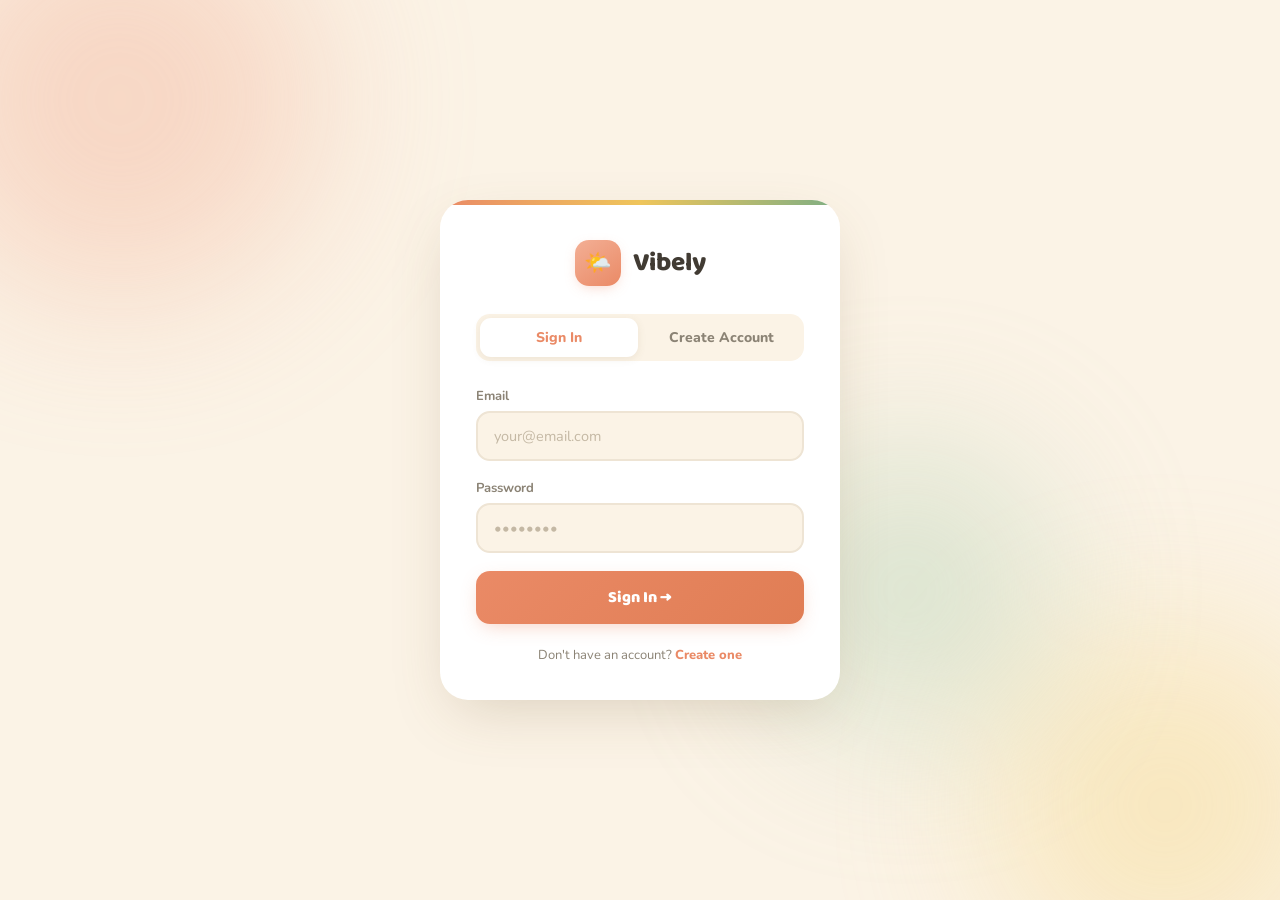
<file: templates/login.html>
<!DOCTYPE html>
<html lang="en">
<head>
<meta charset="UTF-8">
<meta name="viewport" content="width=device-width, initial-scale=1.0">
<title>Vibely — Sign In</title>
<meta name="description" content="Sign in to Vibely — your personal mood journal and emotional wellness companion.">
<link rel="preconnect" href="https://fonts.googleapis.com">
<link href="https://fonts.googleapis.com/css2?family=Baloo+2:wght@500;600;700;800&family=Nunito:wght@400;500;600;700;800&display=swap" rel="stylesheet">
<style>
:root{
  --cream:#FBF3E6;
  --paper:#FFFFFF;
  --ink:#413B33;
  --ink-soft:#8B8375;
  --coral:#F3AF95;
  --coral-deep:#EA8A66;
  --peach:#FBDFCF;
  --yellow:#F6D785;
  --yellow-deep:#EFC55B;
  --green:#A9CDAE;
  --green-deep:#7DAE84;
  --line:#EEE4D4;
  --shadow: 0 10px 30px -12px rgba(120,95,60,0.18);
  --shadow-lg: 0 20px 60px -15px rgba(120,95,60,0.25);
}
*{box-sizing:border-box;margin:0;padding:0;}
body{
  font-family:'Nunito',sans-serif;
  background:var(--cream);
  color:var(--ink);
  min-height:100vh;
  display:flex;
  align-items:center;
  justify-content:center;
  overflow:hidden;
}
h1,h2,h3{font-family:'Baloo 2',sans-serif;}

/* Background blobs */
.bg-blobs{position:fixed;inset:0;pointer-events:none;z-index:0;overflow:hidden;}
.blob{position:absolute;border-radius:50%;filter:blur(80px);opacity:.4;animation:float 20s ease-in-out infinite;}
.blob-1{width:400px;height:400px;background:var(--coral);top:-100px;left:-80px;animation-delay:0s;}
.blob-2{width:350px;height:350px;background:var(--yellow);bottom:-80px;right:-60px;animation-delay:-7s;}
.blob-3{width:280px;height:280px;background:var(--green);top:50%;left:60%;animation-delay:-14s;}
@keyframes float{
  0%,100%{transform:translate(0,0) scale(1);}
  33%{transform:translate(30px,-30px) scale(1.05);}
  66%{transform:translate(-20px,20px) scale(0.95);}
}

/* Container */
.auth-container{
  position:relative;z-index:1;
  width:100%;max-width:440px;padding:20px;
}

/* Card */
.auth-card{
  background:var(--paper);
  border-radius:28px;
  box-shadow:var(--shadow-lg);
  padding:40px 36px 36px;
  position:relative;
  overflow:hidden;
}
.auth-card::before{
  content:"";position:absolute;top:0;left:0;right:0;height:5px;
  background:linear-gradient(90deg,var(--coral-deep),var(--yellow-deep),var(--green-deep));
}

/* Brand */
.auth-brand{display:flex;align-items:center;gap:12px;margin-bottom:28px;justify-content:center;}
.auth-brand-mark{
  width:46px;height:46px;border-radius:14px;
  background:linear-gradient(145deg,var(--coral),var(--coral-deep));
  display:flex;align-items:center;justify-content:center;font-size:22px;
  box-shadow:0 4px 14px -4px rgba(234,138,102,.4);
}
.auth-brand-name{font-family:'Baloo 2';font-weight:800;font-size:26px;color:var(--ink);}

/* Tabs */
.auth-tabs{display:flex;gap:4px;background:var(--cream);border-radius:14px;padding:4px;margin-bottom:26px;}
.auth-tab{
  flex:1;padding:10px;border-radius:11px;font-weight:800;font-size:14px;
  text-align:center;cursor:pointer;transition:.25s;color:var(--ink-soft);
  border:none;background:none;font-family:inherit;
}
.auth-tab.active{background:var(--paper);color:var(--coral-deep);box-shadow:0 2px 8px rgba(120,95,60,.1);}

/* Forms */
.auth-form{display:none;}
.auth-form.active{display:block;animation:fadeSlide .35s ease;}
@keyframes fadeSlide{
  from{opacity:0;transform:translateY(10px);}
  to{opacity:1;transform:translateY(0);}
}

.form-group{margin-bottom:18px;}
.form-label{display:block;font-weight:700;font-size:13px;margin-bottom:6px;color:var(--ink-soft);}
.form-input{
  width:100%;padding:13px 16px;border-radius:14px;border:2px solid var(--line);
  font-family:inherit;font-size:14.5px;color:var(--ink);transition:.2s;
  background:var(--cream);outline:none;
}
.form-input:focus{border-color:var(--coral-deep);background:var(--paper);}
.form-input::placeholder{color:#c4b8a4;}

.form-row{display:grid;grid-template-columns:1fr 1fr;gap:12px;}

/* Error message */
.form-error{
  background:#FEF0F0;color:#D35050;padding:10px 14px;border-radius:12px;
  font-size:13px;font-weight:700;margin-bottom:16px;display:none;
  border:1px solid #FADEDE;
}
.form-error.show{display:flex;align-items:center;gap:8px;animation:shake .4s ease;}
@keyframes shake{
  0%,100%{transform:translateX(0);}
  25%{transform:translateX(-6px);}
  75%{transform:translateX(6px);}
}

/* Submit button */
.auth-btn{
  width:100%;padding:14px;border-radius:14px;border:none;
  background:linear-gradient(135deg,var(--coral-deep),#E07D54);
  color:#fff;font-family:'Baloo 2';font-weight:800;font-size:16px;
  cursor:pointer;transition:.2s;position:relative;overflow:hidden;
  box-shadow:0 6px 20px -6px rgba(234,138,102,.45);
}
.auth-btn:hover{transform:translateY(-1px);box-shadow:0 8px 24px -6px rgba(234,138,102,.55);}
.auth-btn:active{transform:translateY(0);}
.auth-btn:disabled{opacity:.6;cursor:not-allowed;transform:none;}
.auth-btn .spinner{
  display:none;width:20px;height:20px;border:3px solid rgba(255,255,255,.3);
  border-top-color:#fff;border-radius:50%;animation:spin .6s linear infinite;
  margin:0 auto;
}
.auth-btn.loading .btn-text{display:none;}
.auth-btn.loading .spinner{display:block;}
@keyframes spin{to{transform:rotate(360deg);}}

/* Divider */
.auth-divider{
  display:flex;align-items:center;gap:14px;margin:20px 0;
  color:var(--ink-soft);font-size:12px;font-weight:700;
}
.auth-divider::before,.auth-divider::after{content:"";flex:1;height:1px;background:var(--line);}

/* Footer text */
.auth-footer{text-align:center;font-size:13px;color:var(--ink-soft);margin-top:22px;}
.auth-footer a{color:var(--coral-deep);font-weight:800;cursor:pointer;text-decoration:none;}

/* Success overlay */
.success-overlay{
  position:fixed;inset:0;z-index:100;display:none;
  align-items:center;justify-content:center;
  background:rgba(251,243,230,.9);backdrop-filter:blur(10px);
}
.success-overlay.show{display:flex;}
.success-content{text-align:center;animation:popIn .5s cubic-bezier(.175,.885,.32,1.275);}
.success-emoji{font-size:64px;margin-bottom:16px;animation:bounce 1s ease infinite;}
.success-content h2{font-size:24px;margin-bottom:8px;}
.success-content p{color:var(--ink-soft);font-size:15px;}
@keyframes popIn{from{transform:scale(.5);opacity:0;}to{transform:scale(1);opacity:1;}}
@keyframes bounce{0%,100%{transform:translateY(0);}50%{transform:translateY(-10px);}}

/* Mobile */
@media(max-width:480px){
  .auth-card{padding:30px 24px 28px;border-radius:22px;}
  .form-row{grid-template-columns:1fr;}
}
</style>
</head>
<body>

<div class="bg-blobs">
  <div class="blob blob-1"></div>
  <div class="blob blob-2"></div>
  <div class="blob blob-3"></div>
</div>

<div class="auth-container">
  <div class="auth-card">
    <div class="auth-brand">
      <div class="auth-brand-mark">🌤️</div>
      <span class="auth-brand-name">Vibely</span>
    </div>

    <!-- Tabs -->
    <div class="auth-tabs">
      <button class="auth-tab active" id="tabLogin" onclick="switchTab('login')">Sign In</button>
      <button class="auth-tab" id="tabRegister" onclick="switchTab('register')">Create Account</button>
    </div>

    <!-- Error display -->
    <div class="form-error" id="authError">
      <span>❌</span>
      <span id="authErrorText"></span>
    </div>

    <!-- LOGIN FORM -->
    <form class="auth-form active" id="loginForm" onsubmit="handleLogin(event)">
      <div class="form-group">
        <label class="form-label">Email</label>
        <input class="form-input" type="email" id="loginEmail" placeholder="your@email.com" required autocomplete="email">
      </div>
      <div class="form-group">
        <label class="form-label">Password</label>
        <input class="form-input" type="password" id="loginPassword" placeholder="••••••••" required autocomplete="current-password">
      </div>
      <button type="submit" class="auth-btn" id="loginBtn">
        <span class="btn-text">Sign In →</span>
        <div class="spinner"></div>
      </button>
      <div class="auth-footer">
        Don't have an account? <a onclick="switchTab('register')">Create one</a>
      </div>
    </form>

    <!-- REGISTER FORM -->
    <form class="auth-form" id="registerForm" onsubmit="handleRegister(event)">
      <div class="form-row">
        <div class="form-group">
          <label class="form-label">Username</label>
          <input class="form-input" type="text" id="regUsername" placeholder="vibemaster" required minlength="3" autocomplete="username">
        </div>
        <div class="form-group">
          <label class="form-label">Display Name</label>
          <input class="form-input" type="text" id="regDisplayName" placeholder="Your Name" autocomplete="name">
        </div>
      </div>
      <div class="form-group">
        <label class="form-label">Email</label>
        <input class="form-input" type="email" id="regEmail" placeholder="your@email.com" required autocomplete="email">
      </div>
      <div class="form-group">
        <label class="form-label">Password <span style="font-weight:500;color:#c4b8a4;">(min 6 characters)</span></label>
        <input class="form-input" type="password" id="regPassword" placeholder="••••••••" required minlength="6" autocomplete="new-password">
      </div>
      <button type="submit" class="auth-btn" id="registerBtn">
        <span class="btn-text">Create Account ✨</span>
        <div class="spinner"></div>
      </button>
      <div class="auth-footer">
        Already have an account? <a onclick="switchTab('login')">Sign in</a>
      </div>
    </form>
  </div>
</div>

<!-- Success Overlay -->
<div class="success-overlay" id="successOverlay">
  <div class="success-content">
    <div class="success-emoji">🎉</div>
    <h2>Welcome to Vibely!</h2>
    <p>Your account is ready. Redirecting...</p>
  </div>
</div>

<script>
function switchTab(tab) {
  document.querySelectorAll('.auth-tab').forEach(t => t.classList.remove('active'));
  document.querySelectorAll('.auth-form').forEach(f => f.classList.remove('active'));

  if (tab === 'login') {
    document.getElementById('tabLogin').classList.add('active');
    document.getElementById('loginForm').classList.add('active');
  } else {
    document.getElementById('tabRegister').classList.add('active');
    document.getElementById('registerForm').classList.add('active');
  }
  hideError();
}

function showError(msg) {
  const el = document.getElementById('authError');
  document.getElementById('authErrorText').textContent = msg;
  el.classList.add('show');
}

function hideError() {
  document.getElementById('authError').classList.remove('show');
}

function setLoading(btn, loading) {
  if (loading) {
    btn.classList.add('loading');
    btn.disabled = true;
  } else {
    btn.classList.remove('loading');
    btn.disabled = false;
  }
}

async function handleLogin(e) {
  e.preventDefault();
  hideError();
  const btn = document.getElementById('loginBtn');
  setLoading(btn, true);

  try {
    const res = await fetch('/api/auth/login', {
      method: 'POST',
      headers: { 'Content-Type': 'application/json' },
      body: JSON.stringify({
        email: document.getElementById('loginEmail').value.trim(),
        password: document.getElementById('loginPassword').value,
      })
    });

    const data = await res.json();
    if (!res.ok) {
      showError(data.detail || 'Login failed');
      return;
    }

    // Redirect to dashboard
    window.location.href = '/';
  } catch (err) {
    showError('Connection error. Please try again.');
  } finally {
    setLoading(btn, false);
  }
}

async function handleRegister(e) {
  e.preventDefault();
  hideError();
  const btn = document.getElementById('registerBtn');
  setLoading(btn, true);

  try {
    const res = await fetch('/api/auth/register', {
      method: 'POST',
      headers: { 'Content-Type': 'application/json' },
      body: JSON.stringify({
        username: document.getElementById('regUsername').value.trim(),
        display_name: document.getElementById('regDisplayName').value.trim(),
        email: document.getElementById('regEmail').value.trim(),
        password: document.getElementById('regPassword').value,
      })
    });

    const data = await res.json();
    if (!res.ok) {
      showError(data.detail || 'Registration failed');
      return;
    }

    // Show success overlay
    document.getElementById('successOverlay').classList.add('show');
    setTimeout(() => {
      window.location.href = '/';
    }, 1800);
  } catch (err) {
    showError('Connection error. Please try again.');
  } finally {
    setLoading(btn, false);
  }
}
</script>
</body>
</html>
</file>
